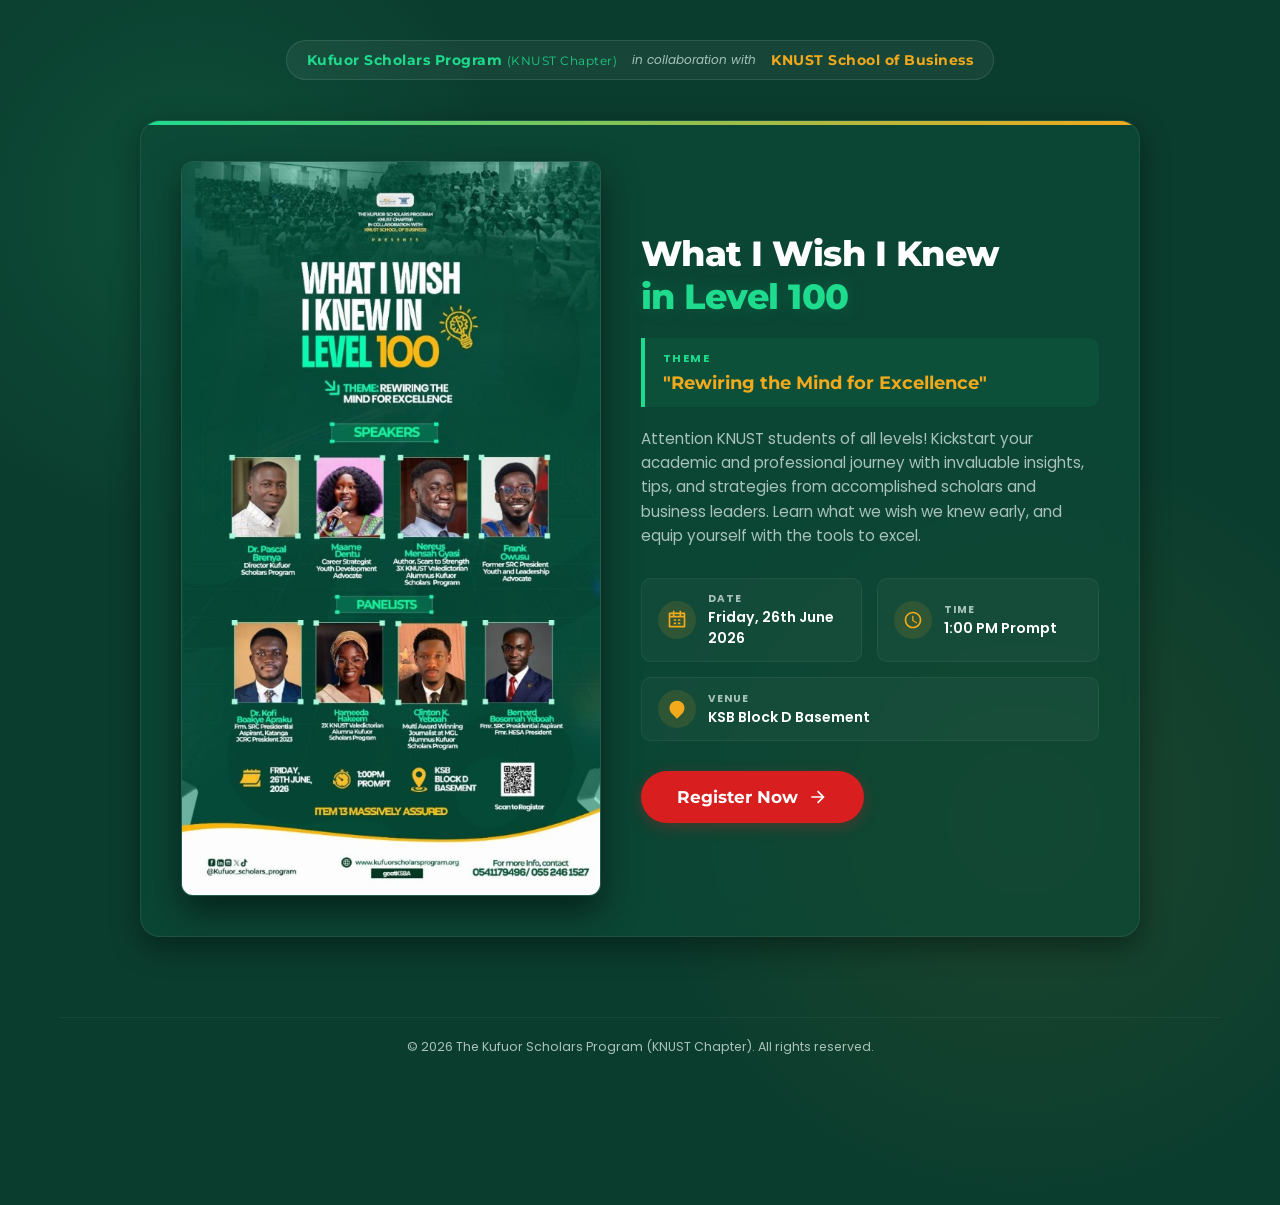
<file: index.html>
<!DOCTYPE html>
<html lang="en">
<head>
  <meta charset="UTF-8">
  <meta name="viewport" content="width=device-width, initial-scale=1.0">
  <title>What I Wish I Knew in Level 100 | Registration</title>
  
  <!-- Google Fonts -->
  <link rel="preconnect" href="https://fonts.googleapis.com">
  <link rel="preconnect" href="https://fonts.gstatic.com" crossorigin>
  <link href="https://fonts.googleapis.com/css2?family=Montserrat:ital,wght@0,100..900;1,100..900&family=Poppins:ital,wght@0,100..900;1,100..900&display=swap" rel="stylesheet">
  
  <!-- CSS Stylesheet -->
  <link rel="stylesheet" href="style.css">
</head>
<body>

  <!-- Decorative background elements for premium feel -->
  <div class="bg-glow-1"></div>
  <div class="bg-glow-2"></div>

  <div class="app-container">
    
    <!-- Header with Collaboration Branding -->
    <header class="main-header animate-fade-in">
      <div class="organizers">
        <span class="organizer-badge KSP">Kufuor Scholars Program <span class="chapter">(KNUST Chapter)</span></span>
        <span class="collab-separator">in collaboration with</span>
        <span class="organizer-badge KSB">KNUST School of Business</span>
      </div>
    </header>

    <main class="content-wrapper">
      
      <!-- ================= PAGE 1: WELCOME VIEW ================= -->
      <section id="welcome-view" class="view-card animate-slide-up">
        <div class="welcome-layout">
          <!-- Flyer Section -->
          <div class="flyer-container">
            <img src="assets/event-flyer.jpg" alt="Event Flyer - What I Wish I Knew in Level 100" class="event-flyer" id="flyer-img">
          </div>
          
          <!-- Event Intro Section -->
          <div class="welcome-details">
            <h1 class="event-title">What I Wish I Knew <br><span class="highlight-emerald">in Level 100</span></h1>
            
            <div class="theme-tag">
              <span class="tag-label">THEME</span>
              <p class="theme-text">"Rewiring the Mind for Excellence"</p>
            </div>

            <p class="event-description">
              Attention KNUST students of all levels! Kickstart your academic and professional journey with invaluable insights, tips, and strategies from accomplished scholars and business leaders. Learn what we wish we knew early, and equip yourself with the tools to excel.
            </p>

            <!-- Event Metadata (Date, Time, Venue) -->
            <div class="metadata-grid">
              <div class="meta-item">
                <div class="meta-icon icon-gold">
                  <!-- Calendar Icon -->
                  <svg xmlns="http://www.w3.org/2000/svg" viewBox="0 0 24 24" fill="currentColor" width="20" height="20">
                    <path d="M17 3H21C21.5523 3 22 3.44772 22 4V20C22 20.5523 21.5523 21 21 21H3C2.44772 21 2 20.5523 2 20V4C2 3.44772 2.44772 3 3 3H7V1H9V3H15V1H17V3ZM20 9H4V19H20V9ZM7 5H4V7H20V5H17V7H15V5H9V7H7V5ZM16 11V13H13V11H16ZM11 11V13H8V11H11ZM16 15V17H13V15H16ZM11 15V17H8V15H11Z"></path>
                  </svg>
                </div>
                <div class="meta-content">
                  <span class="meta-label">DATE</span>
                  <span class="meta-value">Friday, 26th June 2026</span>
                </div>
              </div>

              <div class="meta-item">
                <div class="meta-icon icon-gold">
                  <!-- Clock Icon -->
                  <svg xmlns="http://www.w3.org/2000/svg" viewBox="0 0 24 24" fill="currentColor" width="20" height="20">
                    <path d="M12 22C6.47715 22 2 17.5228 2 12C2 6.47715 6.47715 2 12 2C17.5228 2 22 6.47715 22 12C22 17.5228 17.5228 22 12 22ZM12 20C16.4183 20 20 16.4183 20 12C20 7.58172 16.4183 4 12 4C7.58172 4 4 7.58172 4 12C4 16.4183 7.58172 20 12 20ZM12.5 7V12.25L17 14.92L16.25 16.15L11 13V7H12.5Z"></path>
                  </svg>
                </div>
                <div class="meta-content">
                  <span class="meta-label">TIME</span>
                  <span class="meta-value">1:00 PM Prompt</span>
                </div>
              </div>

              <div class="meta-item full-width">
                <div class="meta-icon icon-gold">
                  <!-- Map Pin Icon -->
                  <svg xmlns="http://www.w3.org/2000/svg" viewBox="0 0 24 24" fill="currentColor" width="20" height="20">
                    <path d="M12 23.7279L5.63604 17.364C2.12132 13.8492 2.12132 8.15076 5.63604 4.63604C9.15076 1.12132 14.8492 1.12132 18.364 4.63604C21.8787 8.15076 21.8787 13.8492 18.364 17.364L12 23.7279ZM16.9497 15.9497L12 20.8995L7.05025 15.9497C4.31658 13.2161 4.31658 8.78392 7.05025 6.05025C9.78392 3.31658 14.2161 3.31658 16.9497 6.05025C19.6834 8.78392 19.6834 13.2161 16.9497 15.9497ZM12 13C10.8954 13 10 12.1046 10 11C10 9.89543 10.8954 9 12 9C13.1046 9 14 9.89543 14 11C14 12.1046 13.1046 13 12 13Z"></path>
                  </svg>
                </div>
                <div class="meta-content">
                  <span class="meta-label">VENUE</span>
                  <span class="meta-value">KSB Block D Basement</span>
                </div>
              </div>
            </div>

            <!-- Call to Action -->
            <div class="cta-container">
              <button id="btn-go-to-register" class="btn btn-primary btn-red btn-large">
                <span>Register Now</span>
                <svg xmlns="http://www.w3.org/2000/svg" viewBox="0 0 24 24" fill="currentColor" width="20" height="20">
                  <path d="M16.1716 11L10.8076 5.63604L12.2218 4.22183L20 12L12.2218 19.7782L10.8076 18.364L16.1716 13H4V11H16.1716Z"></path>
                </svg>
              </button>
            </div>
          </div>
        </div>
      </section>

      <!-- ================= PAGE 2: REGISTRATION FORM ================= -->
      <section id="form-view" class="view-card hidden animate-slide-up">
        
        <!-- Back Button -->
        <button id="btn-back-to-welcome" class="btn-back">
          <svg xmlns="http://www.w3.org/2000/svg" viewBox="0 0 24 24" fill="currentColor" width="18" height="18">
            <path d="M7.82843 11H20V13H7.82843L13.1924 18.364L11.7782 19.7782L4 12L11.7782 4.22183L13.1924 5.63604L7.82843 11Z"></path>
          </svg>
          <span>Back to Event Details</span>
        </button>

        <h2 class="form-title">Secure Your Seat</h2>
        <p class="form-subtitle">Fill out the form below to register. All fields are required.</p>

        <!-- The Registration Form -->
        <form id="registration-form" novalidate>
          
          <!-- Full Name -->
          <div class="form-group">
            <label for="input-fullname" class="form-label">Full Name</label>
            <div class="input-wrapper">
              <input type="text" id="input-fullname" name="fullname" class="form-input" placeholder="e.g. John Doe" required autocomplete="name">
              <span class="focus-border"></span>
            </div>
            <span class="error-message" id="error-fullname">Please enter your full name.</span>
          </div>

          <!-- Email Address -->
          <div class="form-group">
            <label for="input-email" class="form-label">Email Address</label>
            <div class="input-wrapper">
              <input type="email" id="input-email" name="email" class="form-input" placeholder="e.g. student@st.knust.edu.gh" required autocomplete="email">
              <span class="focus-border"></span>
            </div>
            <span class="error-message" id="error-email">Please enter a valid email address (e.g., name@domain.com).</span>
          </div>

          <!-- Contact Number -->
          <div class="form-group">
            <label for="input-phone" class="form-label">Contact Number</label>
            <div class="input-wrapper">
              <input type="tel" id="input-phone" name="phone" class="form-input" placeholder="e.g. 0241234567" required autocomplete="tel">
              <span class="focus-border"></span>
            </div>
            <span class="error-message" id="error-phone">Invalid format. Please enter 10 digits (e.g., 0241234567) or with country code (e.g., +233241234567).</span>
          </div>

          <!-- College Dropdown -->
          <div class="form-group">
            <label for="select-college" class="form-label">KNUST College</label>
            <div class="select-wrapper">
              <select id="select-college" name="college" class="form-input form-select" required>
                <option value="" disabled selected hidden>Select your college...</option>
                <option value="College of Engineering">College of Engineering (CoE)</option>
                <option value="College of Science">College of Science (CoS)</option>
                <option value="College of Art and Built Environment">College of Art and Built Environment (CABE)</option>
                <option value="College of Agriculture and Natural Resources">College of Agriculture and Natural Resources (CANR)</option>
                <option value="College of Health Sciences">College of Health Sciences (CHS)</option>
                <option value="College of Humanities and Social Sciences">College of Humanities and Social Sciences (CoHSS)</option>
              </select>
              <span class="select-arrow">
                <svg xmlns="http://www.w3.org/2000/svg" viewBox="0 0 24 24" fill="currentColor" width="20" height="20">
                  <path d="M12 16L6 10H18L12 16Z"></path>
                </svg>
              </span>
            </div>
            <span class="error-message" id="error-college">Please select your college.</span>
          </div>

          <!-- General Form Error Banner -->
          <div id="form-error-banner" class="alert-banner alert-error hidden">
            <svg xmlns="http://www.w3.org/2000/svg" viewBox="0 0 24 24" fill="currentColor" width="20" height="20">
              <path d="M12 22C6.47715 22 2 17.5228 2 12C2 6.47715 6.47715 2 12 2C17.5228 2 22 6.47715 22 12C22 17.5228 17.5228 22 12 22ZM12 20C16.4183 20 20 16.4183 20 12C20 7.58172 16.4183 4 12 4C7.58172 4 4 7.58172 4 12C4 16.4183 7.58172 20 12 20ZM11 15H13V17H11V15ZM11 7H13V13H11V7Z"></path>
            </svg>
            <span id="form-error-text">Submission failed. Please check your network and try again.</span>
          </div>

          <!-- Submit Button Container -->
          <div class="submit-container">
            <button type="submit" id="btn-submit" class="btn btn-primary btn-red btn-full">
              <span id="btn-submit-text">Submit Registration</span>
              <span id="btn-submit-spinner" class="spinner hidden"></span>
            </button>
          </div>

        </form>
      </section>

      <!-- ================= SUCCESS VIEW ================= -->
      <section id="success-view" class="view-card hidden animate-scale-up text-center">
        <div class="success-illustration">
          <div class="success-icon-bg">
            <svg xmlns="http://www.w3.org/2000/svg" viewBox="0 0 24 24" fill="none" stroke="currentColor" stroke-width="2.5" stroke-linecap="round" stroke-linejoin="round" class="success-check">
              <polyline points="20 6 9 17 4 12"></polyline>
            </svg>
          </div>
        </div>
        
        <h2 class="success-title">Thank you, you're registered!</h2>
        <p class="success-message">
          Your seat has been reserved for <strong>"What I Wish I Knew in Level 100"</strong>.
        </p>

        <div class="success-details-card">
          <div class="detail-row">
            <span class="detail-label">Date:</span>
            <span class="detail-val">Friday, 26th June 2026</span>
          </div>
          <div class="detail-row">
            <span class="detail-label">Time:</span>
            <span class="detail-val">1:00 PM prompt</span>
          </div>
          <div class="detail-row">
            <span class="detail-label">Venue:</span>
            <span class="detail-val">KSB Block D Basement</span>
          </div>
        </div>

        <p class="success-note">
          We look forward to seeing you at the event!
        </p>

        <button id="btn-register-another" class="btn btn-secondary btn-outline">
          Register Another Person
        </button>
      </section>

    </main>

    <!-- Footer -->
    <footer class="main-footer">
      <p>&copy; 2026 The Kufuor Scholars Program (KNUST Chapter). All rights reserved.</p>
    </footer>
  </div>

  <!-- Scripts -->
  <script src="app.js"></script>
</body>
</html>
</file>
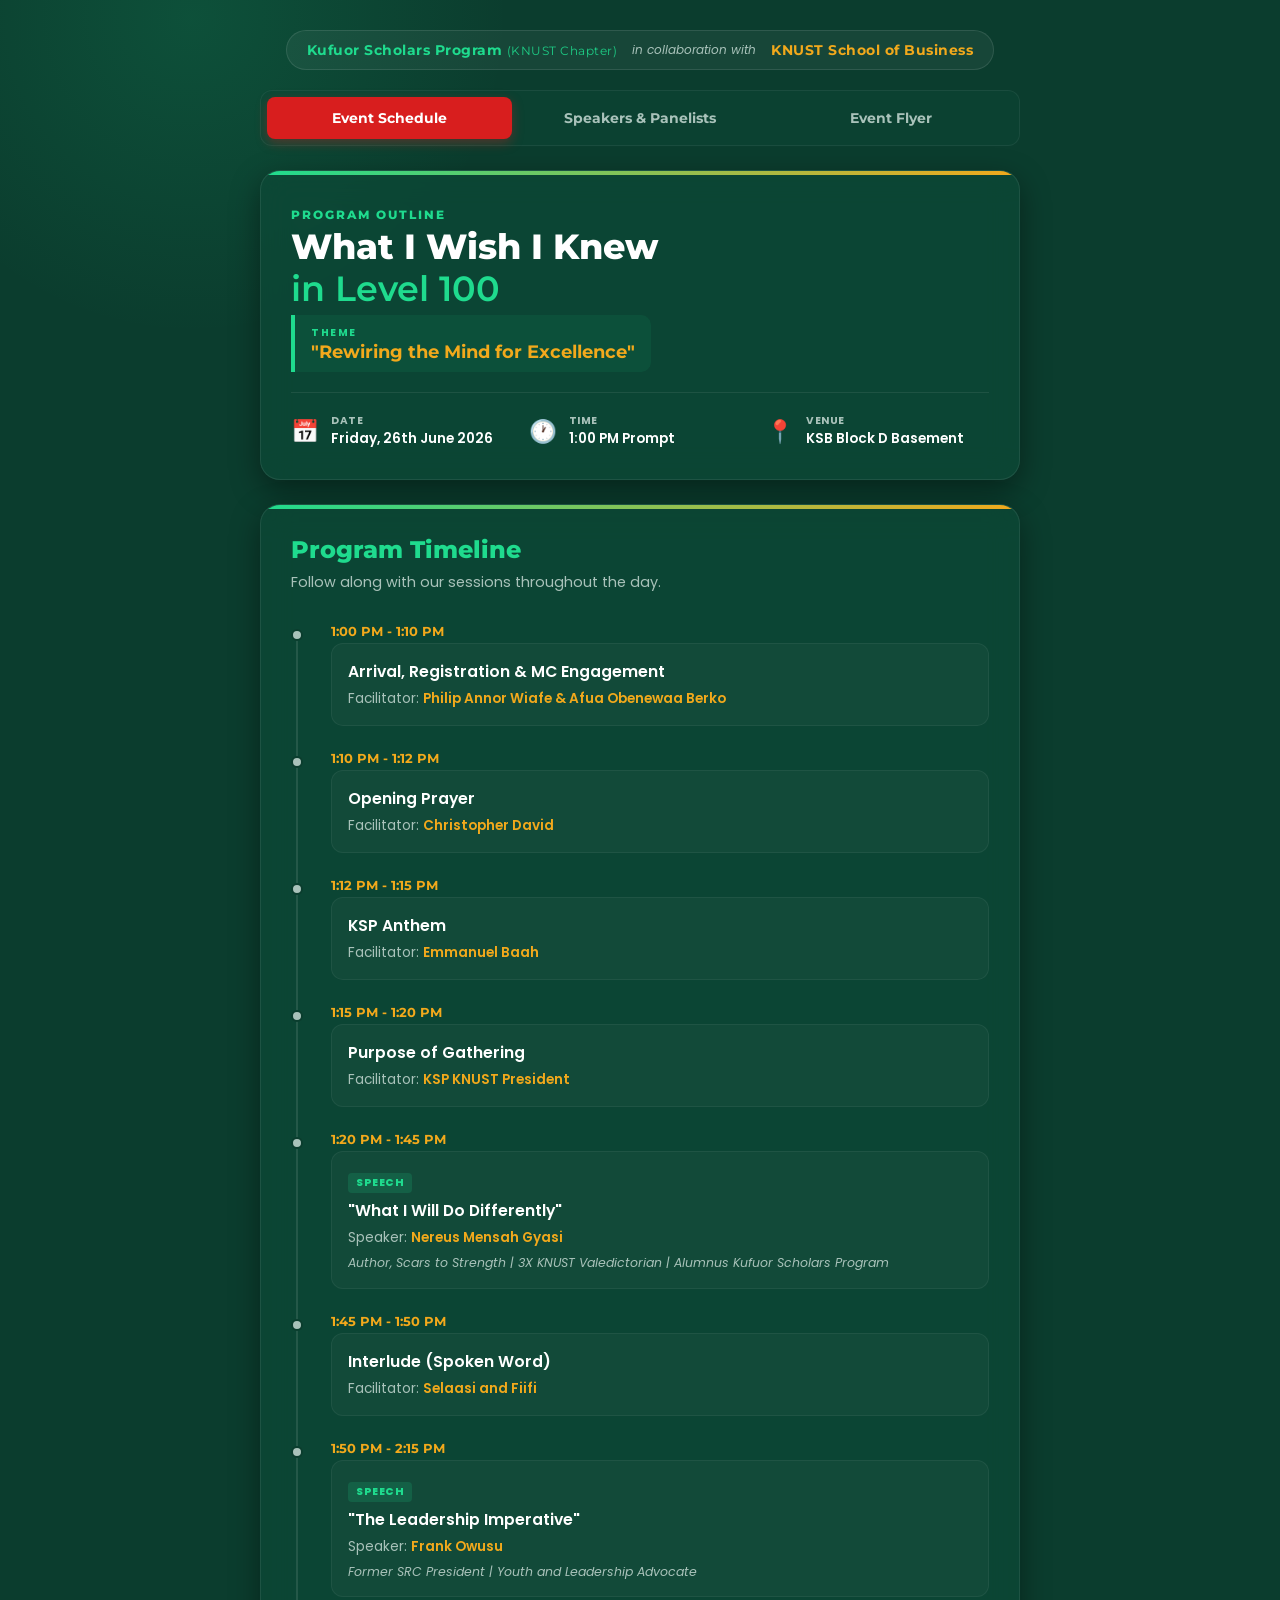
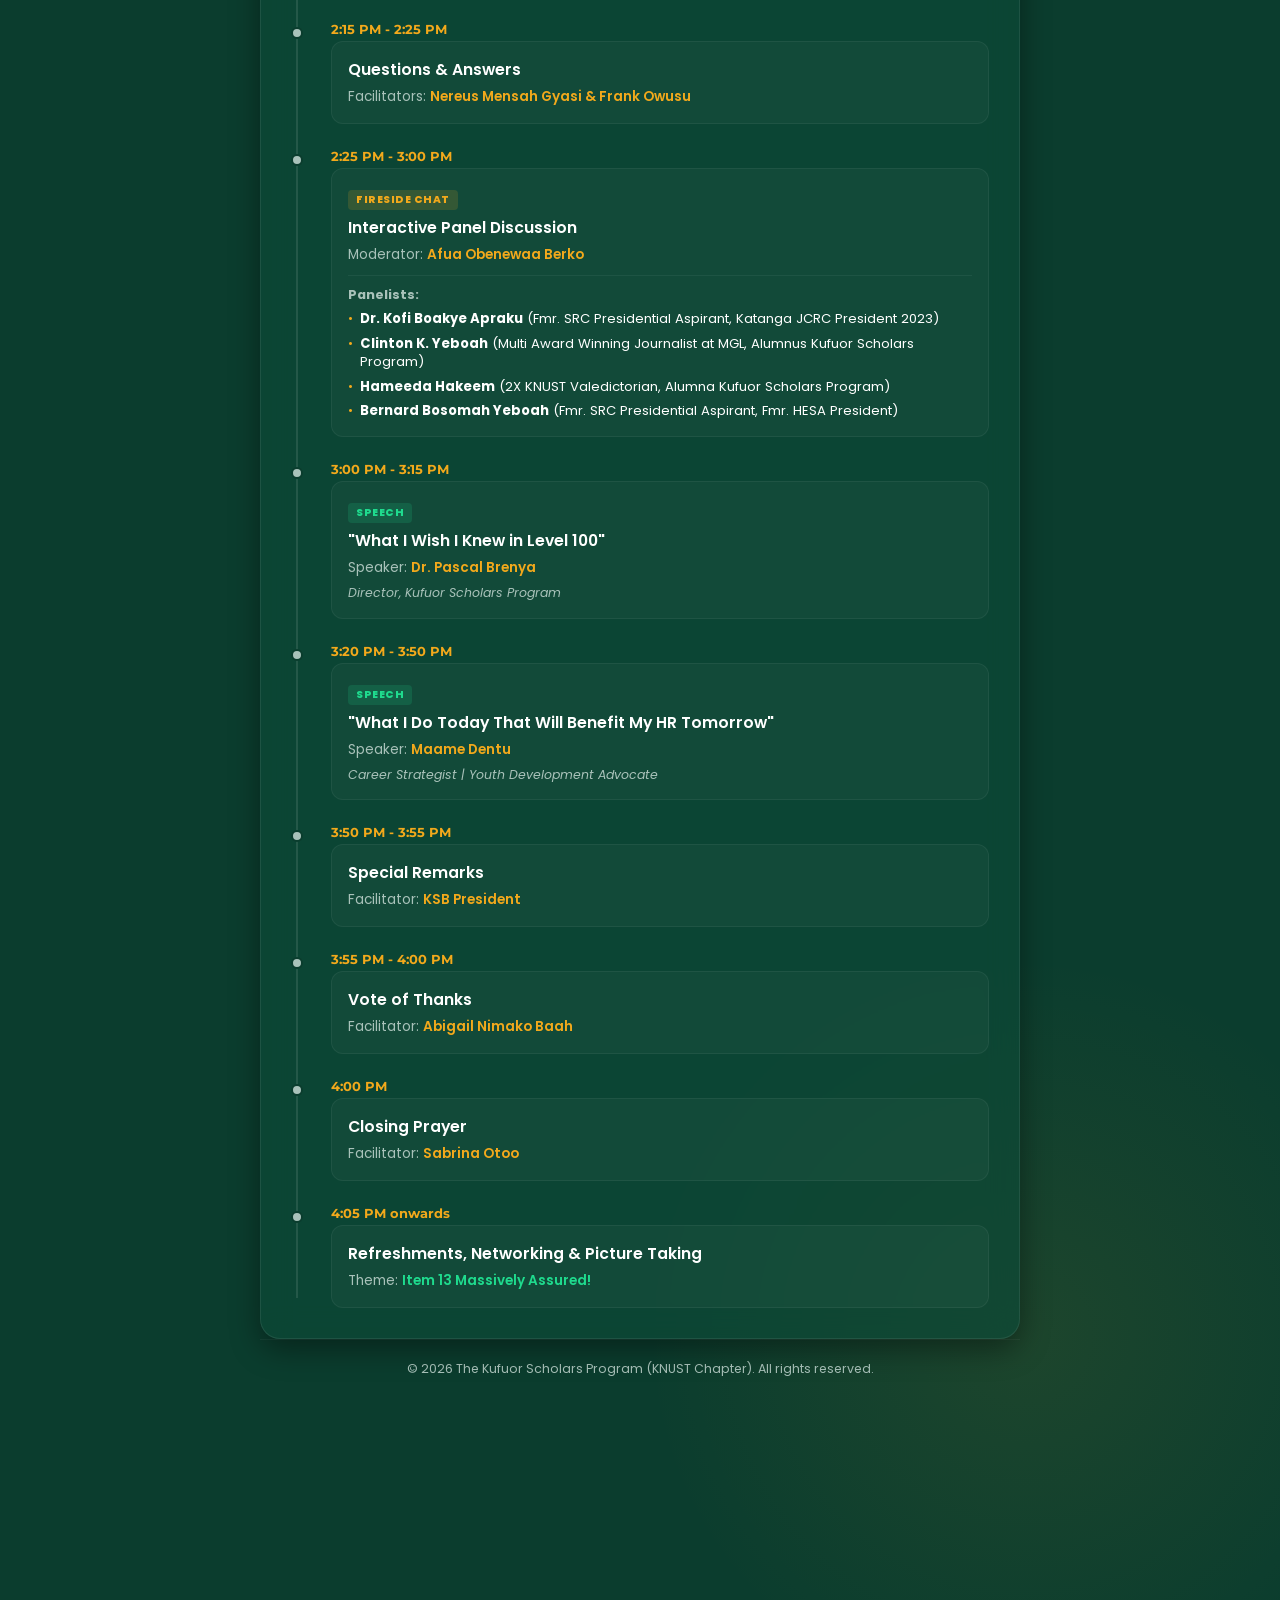
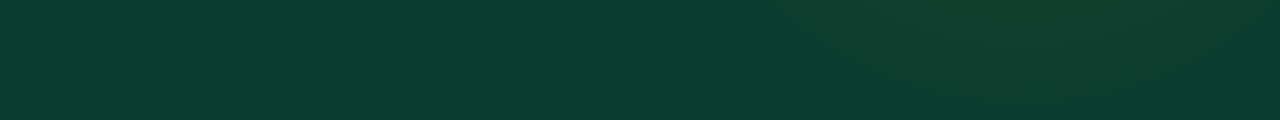
<file: program-outline/index.html>
<!DOCTYPE html>
<html lang="en">
<head>
  <meta charset="UTF-8">
  <meta name="viewport" content="width=device-width, initial-scale=1.0">
  <title>Program Outline | What I Wish I Knew in Level 100</title>
  
  <!-- Google Fonts -->
  <link rel="preconnect" href="https://fonts.googleapis.com">
  <link rel="preconnect" href="https://fonts.gstatic.com" crossorigin>
  <link href="https://fonts.googleapis.com/css2?family=Montserrat:ital,wght@0,100..900;1,100..900&family=Poppins:ital,wght@0,100..900;1,100..900&display=swap" rel="stylesheet">
  
  <!-- CSS Stylesheet -->
  <link rel="stylesheet" href="style.css">
</head>
<body>

  <!-- Decorative background elements -->
  <div class="bg-glow-1"></div>
  <div class="bg-glow-2"></div>

  <div class="app-container">
    
    <!-- Header Branding -->
    <header class="main-header animate-fade-in">
      <div class="organizers">
        <span class="organizer-badge KSP">Kufuor Scholars Program <span class="chapter">(KNUST Chapter)</span></span>
        <span class="collab-separator">in collaboration with</span>
        <span class="organizer-badge KSB">KNUST School of Business</span>
      </div>
    </header>

    <!-- Main Navigation Tabs -->
    <nav class="program-nav animate-fade-in">
      <a href="#schedule" class="nav-tab active" id="tab-schedule">Event Schedule</a>
      <a href="#speakers" class="nav-tab" id="tab-speakers">Speakers &amp; Panelists</a>
      <a href="#flyer" class="nav-tab" id="tab-flyer">Event Flyer</a>
    </nav>

    <main class="content-wrapper">
      
      <!-- ================= SECTION 1: HERO & DETAILS ================= -->
      <section class="hero-card animate-slide-up">
        <div class="hero-content">
          <span class="theme-label">PROGRAM OUTLINE</span>
          <h1 class="event-title">What I Wish I Knew <br><span class="highlight-emerald">in Level 100</span></h1>
          <div class="theme-tag">
            <span class="tag-label">THEME</span>
            <p class="theme-text">"Rewiring the Mind for Excellence"</p>
          </div>
        </div>

        <div class="metadata-bar">
          <div class="meta-item">
            <div class="meta-icon">📅</div>
            <div class="meta-text">
              <span class="meta-label">DATE</span>
              <span class="meta-value">Friday, 26th June 2026</span>
            </div>
          </div>
          <div class="meta-item">
            <div class="meta-icon">🕐</div>
            <div class="meta-text">
              <span class="meta-label">TIME</span>
              <span class="meta-value">1:00 PM Prompt</span>
            </div>
          </div>
          <div class="meta-item">
            <div class="meta-icon">📍</div>
            <div class="meta-text">
              <span class="meta-label">VENUE</span>
              <span class="meta-value">KSB Block D Basement</span>
            </div>
          </div>
        </div>
      </section>

      <!-- ================= SECTION 2: SCHEDULE TIMELINE ================= -->
      <section id="schedule" class="section-card animate-slide-up">
        <h2 class="section-heading">Program Timeline</h2>
        <p class="section-subheading">Follow along with our sessions throughout the day.</p>
        
        <div class="timeline">
          <!-- Session 1 -->
          <div class="timeline-item" data-start="13:00" data-end="13:10">
            <div class="timeline-time">1:00 PM - 1:10 PM</div>
            <div class="timeline-badge"></div>
            <div class="timeline-content">
              <h3 class="activity-title">Arrival, Registration &amp; MC Engagement</h3>
              <p class="facilitator">Facilitator: <span class="highlight-gold">Philip Annor Wiafe &amp; Afua Obenewaa Berko</span></p>
            </div>
          </div>

          <!-- Session 2 -->
          <div class="timeline-item" data-start="13:10" data-end="13:12">
            <div class="timeline-time">1:10 PM - 1:12 PM</div>
            <div class="timeline-badge"></div>
            <div class="timeline-content">
              <h3 class="activity-title">Opening Prayer</h3>
              <p class="facilitator">Facilitator: <span class="highlight-gold">Christopher David</span></p>
            </div>
          </div>

          <!-- Session 3 -->
          <div class="timeline-item" data-start="13:12" data-end="13:15">
            <div class="timeline-time">1:12 PM - 1:15 PM</div>
            <div class="timeline-badge"></div>
            <div class="timeline-content">
              <h3 class="activity-title">KSP Anthem</h3>
              <p class="facilitator">Facilitator: <span class="highlight-gold">Emmanuel Baah</span></p>
            </div>
          </div>

          <!-- Session 4 -->
          <div class="timeline-item" data-start="13:15" data-end="13:20">
            <div class="timeline-time">1:15 PM - 1:20 PM</div>
            <div class="timeline-badge"></div>
            <div class="timeline-content">
              <h3 class="activity-title">Purpose of Gathering</h3>
              <p class="facilitator">Facilitator: <span class="highlight-gold">KSP KNUST President</span></p>
            </div>
          </div>

          <!-- Session 5 -->
          <div class="timeline-item speech-session" data-start="13:20" data-end="13:45">
            <div class="timeline-time">1:20 PM - 1:45 PM</div>
            <div class="timeline-badge badge-speech"></div>
            <div class="timeline-content">
              <span class="session-category">SPEECH</span>
              <h3 class="activity-title">"What I Will Do Differently"</h3>
              <p class="facilitator">Speaker: <span class="highlight-gold">Nereus Mensah Gyasi</span></p>
              <p class="bio-tag">Author, Scars to Strength | 3X KNUST Valedictorian | Alumnus Kufuor Scholars Program</p>
            </div>
          </div>

          <!-- Session 6 -->
          <div class="timeline-item" data-start="13:45" data-end="13:50">
            <div class="timeline-time">1:45 PM - 1:50 PM</div>
            <div class="timeline-badge"></div>
            <div class="timeline-content">
              <h3 class="activity-title">Interlude (Spoken Word)</h3>
              <p class="facilitator">Facilitator: <span class="highlight-gold">Selaasi and Fiifi</span></p>
            </div>
          </div>

          <!-- Session 7 -->
          <div class="timeline-item speech-session" data-start="13:50" data-end="14:15">
            <div class="timeline-time">1:50 PM - 2:15 PM</div>
            <div class="timeline-badge badge-speech"></div>
            <div class="timeline-content">
              <span class="session-category">SPEECH</span>
              <h3 class="activity-title">"The Leadership Imperative"</h3>
              <p class="facilitator">Speaker: <span class="highlight-gold">Frank Owusu</span></p>
              <p class="bio-tag">Former SRC President | Youth and Leadership Advocate</p>
            </div>
          </div>

          <!-- Session 8 -->
          <div class="timeline-item" data-start="14:15" data-end="14:25">
            <div class="timeline-time">2:15 PM - 2:25 PM</div>
            <div class="timeline-badge"></div>
            <div class="timeline-content">
              <h3 class="activity-title">Questions &amp; Answers</h3>
              <p class="facilitator">Facilitators: <span class="highlight-gold">Nereus Mensah Gyasi &amp; Frank Owusu</span></p>
            </div>
          </div>

          <!-- Session 9 -->
          <div class="timeline-item panel-session" data-start="14:25" data-end="15:00">
            <div class="timeline-time">2:25 PM - 3:00 PM</div>
            <div class="timeline-badge badge-panel"></div>
            <div class="timeline-content">
              <span class="session-category">FIRESIDE CHAT</span>
              <h3 class="activity-title">Interactive Panel Discussion</h3>
              <p class="facilitator">Moderator: <span class="highlight-gold">Afua Obenewaa Berko</span></p>
              
              <div class="panelists-list">
                <span class="panel-header">Panelists:</span>
                <ul>
                  <li><strong>Dr. Kofi Boakye Apraku</strong> (Fmr. SRC Presidential Aspirant, Katanga JCRC President 2023)</li>
                  <li><strong>Clinton K. Yeboah</strong> (Multi Award Winning Journalist at MGL, Alumnus Kufuor Scholars Program)</li>
                  <li><strong>Hameeda Hakeem</strong> (2X KNUST Valedictorian, Alumna Kufuor Scholars Program)</li>
                  <li><strong>Bernard Bosomah Yeboah</strong> (Fmr. SRC Presidential Aspirant, Fmr. HESA President)</li>
                </ul>
              </div>
            </div>
          </div>

          <!-- Session 10 -->
          <div class="timeline-item speech-session" data-start="15:00" data-end="15:15">
            <div class="timeline-time">3:00 PM - 3:15 PM</div>
            <div class="timeline-badge badge-speech"></div>
            <div class="timeline-content">
              <span class="session-category">SPEECH</span>
              <h3 class="activity-title">"What I Wish I Knew in Level 100"</h3>
              <p class="facilitator">Speaker: <span class="highlight-gold">Dr. Pascal Brenya</span></p>
              <p class="bio-tag">Director, Kufuor Scholars Program</p>
            </div>
          </div>

          <!-- Session 11 -->
          <div class="timeline-item speech-session" data-start="15:20" data-end="15:50">
            <div class="timeline-time">3:20 PM - 3:50 PM</div>
            <div class="timeline-badge badge-speech"></div>
            <div class="timeline-content">
              <span class="session-category">SPEECH</span>
              <h3 class="activity-title">"What I Do Today That Will Benefit My HR Tomorrow"</h3>
              <p class="facilitator">Speaker: <span class="highlight-gold">Maame Dentu</span></p>
              <p class="bio-tag">Career Strategist | Youth Development Advocate</p>
            </div>
          </div>

          <!-- Session 12 -->
          <div class="timeline-item" data-start="15:50" data-end="15:55">
            <div class="timeline-time">3:50 PM - 3:55 PM</div>
            <div class="timeline-badge"></div>
            <div class="timeline-content">
              <h3 class="activity-title">Special Remarks</h3>
              <p class="facilitator">Facilitator: <span class="highlight-gold">KSB President</span></p>
            </div>
          </div>

          <!-- Session 13 -->
          <div class="timeline-item" data-start="15:55" data-end="16:00">
            <div class="timeline-time">3:55 PM - 4:00 PM</div>
            <div class="timeline-badge"></div>
            <div class="timeline-content">
              <h3 class="activity-title">Vote of Thanks</h3>
              <p class="facilitator">Facilitator: <span class="highlight-gold">Abigail Nimako Baah</span></p>
            </div>
          </div>

          <!-- Session 14 -->
          <div class="timeline-item" data-start="16:00" data-end="16:05">
            <div class="timeline-time">4:00 PM</div>
            <div class="timeline-badge"></div>
            <div class="timeline-content">
              <h3 class="activity-title">Closing Prayer</h3>
              <p class="facilitator">Facilitator: <span class="highlight-gold">Sabrina Otoo</span></p>
            </div>
          </div>

          <!-- Session 15 -->
          <div class="timeline-item" data-start="16:05" data-end="17:30">
            <div class="timeline-time">4:05 PM onwards</div>
            <div class="timeline-badge badge-social"></div>
            <div class="timeline-content">
              <h3 class="activity-title">Refreshments, Networking &amp; Picture Taking</h3>
              <p class="facilitator">Theme: <span class="highlight-emerald">Item 13 Massively Assured!</span></p>
            </div>
          </div>
        </div>
      </section>

      <!-- ================= SECTION 3: SPEAKERS & PANELISTS ================= -->
      <section id="speakers" class="section-card hidden animate-slide-up">
        <h2 class="section-heading">Featured Speakers</h2>
        <div class="speakers-grid">
          <!-- Speaker 1 -->
          <div class="speaker-card">
            <div class="avatar-placeholder">DP</div>
            <div class="speaker-info">
              <h3>Dr. Pascal Brenya</h3>
              <p class="speaker-title">Director, Kufuor Scholars Program</p>
            </div>
          </div>

          <!-- Speaker 2 -->
          <div class="speaker-card">
            <div class="avatar-placeholder">MD</div>
            <div class="speaker-info">
              <h3>Maame Dentu</h3>
              <p class="speaker-title">Career Strategist &amp; Youth Development Advocate</p>
            </div>
          </div>

          <!-- Speaker 3 -->
          <div class="speaker-card">
            <div class="avatar-placeholder">NG</div>
            <div class="speaker-info">
              <h3>Nereus Mensah Gyasi</h3>
              <p class="speaker-title">Author, Valedictorian &amp; KSP Alumnus</p>
            </div>
          </div>

          <!-- Speaker 4 -->
          <div class="speaker-card">
            <div class="avatar-placeholder">FO</div>
            <div class="speaker-info">
              <h3>Frank Owusu</h3>
              <p class="speaker-title">Former SRC President &amp; Leadership Advocate</p>
            </div>
          </div>
        </div>

        <h2 class="section-heading" style="margin-top: 40px;">Panelists &amp; Moderator</h2>
        <div class="speakers-grid">
          <!-- Panelist 1 -->
          <div class="speaker-card panelist-card">
            <div class="avatar-placeholder placeholder-gold">AB</div>
            <div class="speaker-info">
              <h3>Afua Obenewaa Berko</h3>
              <p class="speaker-title">Moderator | Fireside Chat</p>
            </div>
          </div>

          <!-- Panelist 2 -->
          <div class="speaker-card panelist-card">
            <div class="avatar-placeholder placeholder-gold">KA</div>
            <div class="speaker-info">
              <h3>Dr. Kofi Boakye Apraku</h3>
              <p class="speaker-title">Panelist | Fmr. SRC Presidential Aspirant</p>
            </div>
          </div>

          <!-- Panelist 3 -->
          <div class="speaker-card panelist-card">
            <div class="avatar-placeholder placeholder-gold">CY</div>
            <div class="speaker-info">
              <h3>Clinton K. Yeboah</h3>
              <p class="speaker-title">Panelist | Journalist &amp; KSP Alumnus</p>
            </div>
          </div>

          <!-- Panelist 4 -->
          <div class="speaker-card panelist-card">
            <div class="avatar-placeholder placeholder-gold">HH</div>
            <div class="speaker-info">
              <h3>Hameeda Hakeem</h3>
              <p class="speaker-title">Panelist | Valedictorian &amp; KSP Alumna</p>
            </div>
          </div>

          <!-- Panelist 5 -->
          <div class="speaker-card panelist-card">
            <div class="avatar-placeholder placeholder-gold">BY</div>
            <div class="speaker-info">
              <h3>Bernard Bosomah Yeboah</h3>
              <p class="speaker-title">Panelist | Fmr. SRC Presidential Aspirant</p>
            </div>
          </div>
        </div>
      </section>

      <!-- ================= SECTION 4: FLYER ================= -->
      <section id="flyer" class="section-card hidden animate-slide-up">
        <h2 class="section-heading">Event Flyer</h2>
        <div class="flyer-display">
          <img src="assets/event-flyer.jpg" alt="Event Flyer - What I Wish I Knew in Level 100" class="flyer-img">
        </div>
      </section>

    </main>

    <!-- Footer -->
    <footer class="main-footer">
      <p>&copy; 2026 The Kufuor Scholars Program (KNUST Chapter). All rights reserved.</p>
    </footer>
  </div>

  <!-- Scripts -->
  <script src="app.js"></script>
</body>
</html>
</file>
<file: style.css>
/* Custom CSS Design for KSP & KSB Event Registration */

/* CSS Variables for Premium Design System */
:root {
  --primary-bg: #0B3D2E; /* Deep forest green */
  --primary-bg-light: #0d4a38;
  --accent-emerald: #1FDB8E; /* Emerald / Mint green */
  --accent-gold: #F2A91C; /* Golden yellow / Amber */
  --accent-red: #D81E1E; /* Red (used sparingly for CTA/Submit) */
  --accent-red-hover: #b81616;
  --text-white: #FFFFFF;
  --text-gray: #A9C2BA;
  --text-dark: #112D24;
  --shadow-premium: 0 10px 30px rgba(0, 0, 0, 0.4);
  --shadow-glow: 0 0 20px rgba(31, 219, 142, 0.2);
  --border-radius-pill: 50px;
  --border-radius-card: 20px;
  --font-title: 'Montserrat', sans-serif;
  --font-body: 'Poppins', sans-serif;
}

/* Base Reset & Styling */
* {
  margin: 0;
  padding: 0;
  box-sizing: border-box;
}

body {
  font-family: var(--font-body);
  background-color: var(--primary-bg);
  color: var(--text-white);
  min-height: 100vh;
  position: relative;
  overflow-x: hidden;
  display: flex;
  flex-direction: column;
  justify-content: space-between;
}

/* Background Glow Effects */
.bg-glow-1 {
  position: absolute;
  top: -10%;
  left: -10%;
  width: 50vw;
  height: 50vw;
  background: radial-gradient(circle, rgba(31, 219, 142, 0.12) 0%, rgba(11, 61, 46, 0) 70%);
  pointer-events: none;
  z-index: 0;
}

.bg-glow-2 {
  position: absolute;
  bottom: -10%;
  right: -10%;
  width: 60vw;
  height: 60vw;
  background: radial-gradient(circle, rgba(242, 169, 28, 0.08) 0%, rgba(11, 61, 46, 0) 70%);
  pointer-events: none;
  z-index: 0;
}

/* App Container */
.app-container {
  width: 100%;
  max-width: 1200px;
  margin: 0 auto;
  padding: 20px;
  display: flex;
  flex-direction: column;
  min-height: 100vh;
  position: relative;
  z-index: 1;
}

/* Header Branding */
.main-header {
  padding: 20px 0 30px;
  text-align: center;
}

.organizers {
  display: inline-flex;
  align-items: center;
  justify-content: center;
  flex-wrap: wrap;
  gap: 10px;
  background: rgba(255, 255, 255, 0.05);
  border: 1px solid rgba(255, 255, 255, 0.1);
  padding: 10px 20px;
  border-radius: 50px;
  backdrop-filter: blur(10px);
}

.organizer-badge {
  font-family: var(--font-title);
  font-weight: 700;
  font-size: 0.85rem;
  letter-spacing: 0.5px;
}

.organizer-badge.KSP {
  color: var(--accent-emerald);
}

.organizer-badge .chapter {
  font-weight: 400;
  font-size: 0.75rem;
  opacity: 0.9;
}

.organizer-badge.KSB {
  color: var(--accent-gold);
}

.collab-separator {
  font-size: 0.75rem;
  color: var(--text-gray);
  font-style: italic;
  padding: 0 5px;
}

/* Main Content Wrapper */
.content-wrapper {
  flex-grow: 1;
  display: flex;
  align-items: center;
  justify-content: center;
  padding: 10px 0 40px;
}

/* Main Card Containers */
.view-card {
  background: rgba(13, 74, 56, 0.65);
  border: 1px solid rgba(255, 255, 255, 0.08);
  border-radius: var(--border-radius-card);
  padding: 40px;
  width: 100%;
  max-width: 1000px;
  box-shadow: var(--shadow-premium);
  backdrop-filter: blur(16px);
  position: relative;
  overflow: hidden;
}

.view-card::before {
  content: '';
  position: absolute;
  top: 0;
  left: 0;
  width: 100%;
  height: 4px;
  background: linear-gradient(90deg, var(--accent-emerald), var(--accent-gold));
}

#form-view.view-card {
  max-width: 600px;
}

#success-view.view-card {
  max-width: 550px;
  padding: 50px 40px;
}

/* Page 1: Welcome Layout */
.welcome-layout {
  display: grid;
  grid-template-columns: 1.1fr 1.2fr;
  gap: 40px;
  align-items: center;
}

.flyer-container {
  border-radius: 12px;
  overflow: hidden;
  box-shadow: 0 15px 35px rgba(0,0,0,0.5);
  border: 1px solid rgba(255, 255, 255, 0.1);
  display: block;
  background-color: var(--primary-bg-light);
}

.event-flyer {
  width: 100%;
  height: auto;
  display: block;
  transition: transform 0.5s ease;
}

.flyer-container:hover .event-flyer {
  transform: scale(1.03);
}

/* Welcome Details text formatting */
.welcome-details {
  display: flex;
  flex-direction: column;
  gap: 20px;
}

.event-title {
  font-family: var(--font-title);
  font-weight: 800;
  font-size: 2.2rem;
  line-height: 1.2;
  color: var(--text-white);
  letter-spacing: -0.5px;
}

.highlight-emerald {
  color: var(--accent-emerald);
  text-shadow: var(--shadow-glow);
}

.theme-tag {
  display: inline-flex;
  flex-direction: column;
  background: rgba(31, 219, 142, 0.08);
  border-left: 4px solid var(--accent-emerald);
  padding: 12px 18px;
  border-radius: 0 10px 10px 0;
}

.tag-label {
  font-size: 0.7rem;
  font-weight: 700;
  color: var(--accent-emerald);
  letter-spacing: 1.5px;
  margin-bottom: 4px;
}

.theme-text {
  font-family: var(--font-title);
  font-weight: 700;
  font-size: 1.15rem;
  color: var(--accent-gold);
  line-height: 1.3;
}

.event-description {
  color: var(--text-gray);
  font-size: 0.95rem;
  line-height: 1.6;
}

/* Metadata Grid */
.metadata-grid {
  display: grid;
  grid-template-columns: 1fr 1fr;
  gap: 15px;
  margin: 10px 0;
}

.meta-item {
  display: flex;
  align-items: center;
  gap: 12px;
  background: rgba(255, 255, 255, 0.03);
  border: 1px solid rgba(255, 255, 255, 0.05);
  padding: 12px 16px;
  border-radius: 10px;
}

.meta-item.full-width {
  grid-column: span 2;
}

.meta-icon {
  display: flex;
  align-items: center;
  justify-content: center;
  background: rgba(242, 169, 28, 0.12);
  color: var(--accent-gold);
  width: 38px;
  height: 38px;
  border-radius: 50%;
  flex-shrink: 0;
}

.meta-content {
  display: flex;
  flex-direction: column;
}

.meta-label {
  font-size: 0.65rem;
  font-weight: 700;
  color: var(--text-gray);
  letter-spacing: 1px;
}

.meta-value {
  font-size: 0.88rem;
  font-weight: 600;
  color: var(--text-white);
}

/* Buttons System */
.btn {
  display: inline-flex;
  align-items: center;
  justify-content: center;
  gap: 10px;
  font-family: var(--font-title);
  font-weight: 700;
  font-size: 1rem;
  padding: 14px 28px;
  border-radius: var(--border-radius-pill);
  cursor: pointer;
  transition: all 0.3s cubic-bezier(0.25, 0.8, 0.25, 1);
  border: none;
  text-decoration: none;
}

.btn-large {
  padding: 16px 36px;
  font-size: 1.05rem;
}

.btn-full {
  width: 100%;
}

.btn-red {
  background-color: var(--accent-red);
  color: var(--text-white);
  box-shadow: 0 4px 15px rgba(216, 30, 30, 0.3);
}

.btn-red:hover:not(:disabled) {
  background-color: var(--accent-red-hover);
  transform: translateY(-2px);
  box-shadow: 0 6px 20px rgba(216, 30, 30, 0.45);
}

.btn-red:active:not(:disabled) {
  transform: translateY(0);
}

.btn-red:disabled {
  background-color: #632222;
  color: #a87e7e;
  cursor: not-allowed;
  box-shadow: none;
}

.btn-secondary {
  background-color: transparent;
  color: var(--text-white);
}

.btn-outline {
  border: 2px solid var(--accent-emerald);
  color: var(--accent-emerald);
}

.btn-outline:hover {
  background-color: var(--accent-emerald);
  color: var(--text-dark);
  box-shadow: var(--shadow-glow);
}

/* Back Button styling */
.btn-back {
  background: transparent;
  border: none;
  color: var(--accent-emerald);
  display: inline-flex;
  align-items: center;
  gap: 8px;
  font-family: var(--font-title);
  font-weight: 600;
  font-size: 0.85rem;
  cursor: pointer;
  margin-bottom: 25px;
  padding: 5px 0;
  transition: color 0.2s ease;
}

.btn-back:hover {
  color: var(--accent-gold);
}

/* Page 2: Registration Form layout */
.form-title {
  font-family: var(--font-title);
  font-weight: 800;
  font-size: 1.8rem;
  color: var(--text-white);
  margin-bottom: 6px;
}

.form-subtitle {
  color: var(--text-gray);
  font-size: 0.9rem;
  margin-bottom: 30px;
}

/* Form Fields Styling */
.form-group {
  margin-bottom: 22px;
  display: flex;
  flex-direction: column;
}

.form-label {
  font-family: var(--font-title);
  font-weight: 600;
  font-size: 0.85rem;
  color: var(--accent-emerald);
  margin-bottom: 8px;
  letter-spacing: 0.5px;
}

.input-wrapper {
  position: relative;
  width: 100%;
}

.form-input {
  width: 100%;
  background-color: rgba(11, 61, 46, 0.5);
  border: 1.5px solid rgba(255, 255, 255, 0.12);
  border-radius: 10px;
  padding: 14px 16px;
  color: var(--text-white);
  font-family: var(--font-body);
  font-size: 0.95rem;
  outline: none;
  transition: all 0.3s ease;
}

.form-input:focus {
  border-color: var(--accent-emerald);
  background-color: rgba(11, 61, 46, 0.8);
  box-shadow: 0 0 10px rgba(31, 219, 142, 0.15);
}

/* Select wrapper and customization */
.select-wrapper {
  position: relative;
  width: 100%;
}

.form-select {
  appearance: none;
  -webkit-appearance: none;
  -moz-appearance: none;
  cursor: pointer;
  padding-right: 45px;
}

.form-select option {
  background-color: var(--primary-bg);
  color: var(--text-white);
}

.select-arrow {
  position: absolute;
  right: 16px;
  top: 50%;
  transform: translateY(-50%);
  color: var(--accent-emerald);
  pointer-events: none;
  transition: transform 0.2s ease;
}

.form-select:focus + .select-arrow {
  transform: translateY(-50%) rotate(180deg);
}

/* Input validation styling */
.form-input.invalid {
  border-color: #ff4d4d !important;
  box-shadow: 0 0 10px rgba(255, 77, 77, 0.15) !important;
}

.error-message {
  font-size: 0.78rem;
  color: #ff4d4d;
  margin-top: 5px;
  display: none;
  font-weight: 500;
}

.form-group.has-error .error-message {
  display: block;
  animation: fadeIn 0.2s ease;
}

/* General alert banner styling */
.alert-banner {
  display: flex;
  align-items: center;
  gap: 12px;
  padding: 14px 18px;
  border-radius: 10px;
  margin-bottom: 20px;
  font-size: 0.88rem;
  font-weight: 500;
  line-height: 1.4;
}

.alert-error {
  background-color: rgba(216, 30, 30, 0.12);
  border: 1px solid rgba(216, 30, 30, 0.4);
  color: #ff8080;
}

/* Loading spinner */
.spinner {
  width: 20px;
  height: 20px;
  border: 2.5px solid rgba(255,255,255,0.3);
  border-radius: 50%;
  border-top-color: var(--text-white);
  animation: spin 0.8s linear infinite;
  display: inline-block;
}

@keyframes spin {
  to { transform: rotate(360deg); }
}

/* Success View Styling */
.success-illustration {
  margin-bottom: 25px;
  display: flex;
  justify-content: center;
}

.success-icon-bg {
  width: 72px;
  height: 72px;
  background-color: rgba(31, 219, 142, 0.12);
  border-radius: 50%;
  display: flex;
  align-items: center;
  justify-content: center;
  border: 2px solid var(--accent-emerald);
  box-shadow: var(--shadow-glow);
}

.success-check {
  width: 36px;
  height: 36px;
  color: var(--accent-emerald);
  stroke-dasharray: 100;
  stroke-dashoffset: 100;
  animation: checkDraw 0.6s cubic-bezier(0.65, 0, 0.45, 1) 0.2s forwards;
}

@keyframes checkDraw {
  to { stroke-dashoffset: 0; }
}

.success-title {
  font-family: var(--font-title);
  font-weight: 800;
  font-size: 1.85rem;
  color: var(--accent-emerald);
  margin-bottom: 12px;
}

.success-message {
  color: var(--text-white);
  font-size: 0.95rem;
  margin-bottom: 25px;
  line-height: 1.5;
}

.success-details-card {
  background: rgba(11, 61, 46, 0.4);
  border: 1.5px solid rgba(255, 255, 255, 0.08);
  border-radius: 12px;
  padding: 18px 22px;
  margin-bottom: 25px;
  text-align: left;
}

.detail-row {
  display: flex;
  justify-content: space-between;
  padding: 10px 0;
  border-bottom: 1px solid rgba(255, 255, 255, 0.06);
}

.detail-row:last-child {
  border-bottom: none;
  padding-bottom: 5px;
}

.detail-row:first-child {
  padding-top: 5px;
}

.detail-label {
  font-family: var(--font-title);
  font-weight: 600;
  font-size: 0.85rem;
  color: var(--accent-gold);
}

.detail-val {
  font-size: 0.88rem;
  font-weight: 500;
}

.success-note {
  font-size: 0.82rem;
  color: var(--text-gray);
  margin-bottom: 30px;
}

/* Helper Utilities */
.hidden {
  display: none !important;
}

.text-center {
  text-align: center;
}

/* Animations classes */
.animate-fade-in {
  animation: fadeIn 0.6s cubic-bezier(0.16, 1, 0.3, 1) forwards;
}

.animate-slide-up {
  animation: slideUp 0.7s cubic-bezier(0.16, 1, 0.3, 1) forwards;
}

.animate-scale-up {
  animation: scaleUp 0.6s cubic-bezier(0.34, 1.56, 0.64, 1) forwards;
}

@keyframes fadeIn {
  from { opacity: 0; }
  to { opacity: 1; }
}

@keyframes slideUp {
  from {
    opacity: 0;
    transform: translateY(30px);
  }
  to {
    opacity: 1;
    transform: translateY(0);
  }
}

@keyframes scaleUp {
  from {
    opacity: 0;
    transform: scale(0.95) translateY(10px);
  }
  to {
    opacity: 1;
    transform: scale(1) translateY(0);
  }
}

/* Footer Styling */
.main-footer {
  text-align: center;
  padding: 20px 0;
  color: var(--text-gray);
  font-size: 0.78rem;
  border-top: 1px solid rgba(255, 255, 255, 0.05);
  margin-top: 40px;
}

/* ================= RESPONSIVE ADJUSTMENTS ================= */

@media (max-width: 900px) {
  .welcome-layout {
    grid-template-columns: 1fr;
    gap: 30px;
  }
  
  .flyer-container {
    max-width: 450px;
    margin: 0 auto;
  }
  
  .event-title {
    font-size: 1.85rem;
    text-align: center;
  }
  
  .welcome-details {
    text-align: center;
  }
  
  .theme-tag {
    text-align: center;
    border-left: none;
    border-top: 4px solid var(--accent-emerald);
    border-radius: 0 0 10px 10px;
    align-items: center;
  }
  
  .cta-container {
    justify-content: center;
  }
}

@media (max-width: 600px) {
  .app-container {
    padding: 12px;
  }
  
  .main-header {
    padding: 10px 0 20px;
  }
  
  .organizers {
    padding: 8px 14px;
    flex-direction: column;
    gap: 4px;
    border-radius: 15px;
  }
  
  .collab-separator {
    font-size: 0.65rem;
    padding: 0;
  }
  
  .view-card {
    padding: 24px 20px;
  }
  
  .event-title {
    font-size: 1.6rem;
  }
  
  .theme-text {
    font-size: 1rem;
  }
  
  .metadata-grid {
    grid-template-columns: 1fr;
  }
  
  .meta-item.full-width {
    grid-column: span 1;
  }
  
  .form-title {
    font-size: 1.5rem;
  }
  
  .btn {
    padding: 12px 24px;
    font-size: 0.95rem;
  }
  
  #success-view.view-card {
    padding: 30px 20px;
  }
  
  .success-title {
    font-size: 1.5rem;
  }
}
</file>
<file: program-outline/style.css>
/* Style CSS for KSP Program Outline and Schedule */

:root {
  --primary-bg: #0B3D2E;      /* Deep forest green */
  --primary-bg-light: #0d4a38;
  --accent-emerald: #1FDB8E;  /* Emerald / Mint green */
  --accent-gold: #F2A91C;     /* Golden yellow / Amber */
  --accent-red: #D81E1E;      /* Red */
  --text-white: #FFFFFF;
  --text-gray: #A9C2BA;
  --text-dark: #112D24;
  --shadow-premium: 0 10px 30px rgba(0, 0, 0, 0.4);
  --shadow-glow: 0 0 20px rgba(31, 219, 142, 0.2);
  --border-radius-card: 20px;
  --font-title: 'Montserrat', sans-serif;
  --font-body: 'Poppins', sans-serif;
}

* {
  margin: 0;
  padding: 0;
  box-sizing: border-box;
}

body {
  font-family: var(--font-body);
  background-color: var(--primary-bg);
  color: var(--text-white);
  min-height: 100vh;
  position: relative;
  overflow-x: hidden;
  display: flex;
  flex-direction: column;
}

/* Background Glow Effects */
.bg-glow-1 {
  position: absolute;
  top: -10%;
  left: -10%;
  width: 50vw;
  height: 50vw;
  background: radial-gradient(circle, rgba(31, 219, 142, 0.12) 0%, rgba(11, 61, 46, 0) 70%);
  pointer-events: none;
  z-index: 0;
}

.bg-glow-2 {
  position: absolute;
  bottom: -10%;
  right: -10%;
  width: 60vw;
  height: 60vw;
  background: radial-gradient(circle, rgba(242, 169, 28, 0.08) 0%, rgba(11, 61, 46, 0) 70%);
  pointer-events: none;
  z-index: 0;
}

/* App Container */
.app-container {
  width: 100%;
  max-width: 800px;
  margin: 0 auto;
  padding: 20px;
  display: flex;
  flex-direction: column;
  flex-grow: 1;
  position: relative;
  z-index: 1;
}

/* Header Branding */
.main-header {
  padding: 10px 0 20px;
  text-align: center;
}

.organizers {
  display: inline-flex;
  align-items: center;
  justify-content: center;
  flex-wrap: wrap;
  gap: 10px;
  background: rgba(255, 255, 255, 0.05);
  border: 1px solid rgba(255, 255, 255, 0.1);
  padding: 10px 20px;
  border-radius: 50px;
  backdrop-filter: blur(10px);
}

.organizer-badge {
  font-family: var(--font-title);
  font-weight: 700;
  font-size: 0.85rem;
  letter-spacing: 0.5px;
}

.organizer-badge.KSP {
  color: var(--accent-emerald);
}

.organizer-badge .chapter {
  font-weight: 400;
  font-size: 0.75rem;
  opacity: 0.9;
}

.organizer-badge.KSB {
  color: var(--accent-gold);
}

.collab-separator {
  font-size: 0.75rem;
  color: var(--text-gray);
  font-style: italic;
  padding: 0 5px;
}

/* Program Navigation Tabs */
.program-nav {
  display: flex;
  background: rgba(13, 74, 56, 0.4);
  border: 1px solid rgba(255, 255, 255, 0.06);
  border-radius: 12px;
  padding: 6px;
  margin-bottom: 24px;
  gap: 6px;
}

.nav-tab {
  flex: 1;
  text-align: center;
  padding: 12px 10px;
  text-decoration: none;
  color: var(--text-gray);
  font-family: var(--font-title);
  font-weight: 700;
  font-size: 0.88rem;
  border-radius: 8px;
  transition: all 0.3s ease;
}

.nav-tab:hover {
  color: var(--text-white);
  background: rgba(255, 255, 255, 0.04);
}

.nav-tab.active {
  color: var(--text-white);
  background: var(--accent-red);
  box-shadow: 0 4px 12px rgba(216, 30, 30, 0.35);
}

/* Content Wrapper */
.content-wrapper {
  display: flex;
  flex-direction: column;
  gap: 24px;
}

/* Base Cards */
.hero-card,
.section-card {
  background: rgba(13, 74, 56, 0.65);
  border: 1px solid rgba(255, 255, 255, 0.08);
  border-radius: var(--border-radius-card);
  padding: 30px;
  box-shadow: var(--shadow-premium);
  backdrop-filter: blur(16px);
  position: relative;
  overflow: hidden;
}

.hero-card::before,
.section-card::before {
  content: '';
  position: absolute;
  top: 0;
  left: 0;
  width: 100%;
  height: 4px;
  background: linear-gradient(90deg, var(--accent-emerald), var(--accent-gold));
}

/* Hero Content */
.hero-card {
  display: flex;
  flex-direction: column;
  gap: 20px;
}

.theme-label {
  font-family: var(--font-title);
  font-size: 0.75rem;
  font-weight: 800;
  color: var(--accent-emerald);
  letter-spacing: 2px;
}

.event-title {
  font-family: var(--font-title);
  font-weight: 800;
  font-size: 2.2rem;
  line-height: 1.2;
  color: var(--text-white);
}

.highlight-emerald {
  color: var(--accent-emerald);
}

.theme-tag {
  display: inline-flex;
  flex-direction: column;
  background: rgba(31, 219, 142, 0.08);
  border-left: 4px solid var(--accent-emerald);
  padding: 10px 16px;
  border-radius: 0 10px 10px 0;
  margin-top: 5px;
}

.tag-label {
  font-size: 0.65rem;
  font-weight: 700;
  color: var(--accent-emerald);
  letter-spacing: 1.5px;
}

.theme-text {
  font-family: var(--font-title);
  font-weight: 700;
  font-size: 1.1rem;
  color: var(--accent-gold);
}

/* Metadata Bar */
.metadata-bar {
  display: grid;
  grid-template-columns: repeat(3, 1fr);
  gap: 15px;
  border-top: 1px solid rgba(255, 255, 255, 0.08);
  padding-top: 20px;
}

.meta-item {
  display: flex;
  align-items: center;
  gap: 12px;
}

.meta-icon {
  font-size: 1.4rem;
}

.meta-text {
  display: flex;
  flex-direction: column;
}

.meta-label {
  font-size: 0.65rem;
  color: var(--text-gray);
  font-weight: 700;
  letter-spacing: 0.5px;
}

.meta-value {
  font-size: 0.85rem;
  font-weight: 600;
}

/* Section Headings */
.section-heading {
  font-family: var(--font-title);
  font-size: 1.5rem;
  color: var(--accent-emerald);
  margin-bottom: 8px;
  font-weight: 800;
}

.section-subheading {
  color: var(--text-gray);
  font-size: 0.9rem;
  margin-bottom: 30px;
}

/* Highlight Tracker Control Panel */
.control-panel {
  display: flex;
  justify-content: space-between;
  align-items: center;
  background: rgba(255, 255, 255, 0.04);
  border: 1px solid rgba(255, 255, 255, 0.08);
  padding: 12px 18px;
  border-radius: 12px;
  margin-bottom: 24px;
}

.control-label {
  font-family: var(--font-title);
  font-size: 0.8rem;
  font-weight: 700;
  color: var(--text-gray);
  letter-spacing: 0.5px;
}

.toggle-container {
  display: flex;
  background: rgba(0, 0, 0, 0.25);
  border-radius: 8px;
  padding: 3px;
}

.toggle-btn {
  background: transparent;
  border: none;
  color: var(--text-gray);
  font-family: var(--font-title);
  font-weight: 700;
  font-size: 0.75rem;
  padding: 6px 14px;
  border-radius: 6px;
  cursor: pointer;
  transition: all 0.2s cubic-bezier(0.25, 0.8, 0.25, 1);
}

.toggle-btn:hover {
  color: var(--text-white);
}

.toggle-btn.active {
  background: var(--accent-emerald);
  color: var(--text-dark);
  box-shadow: 0 2px 6px rgba(31, 219, 142, 0.2);
}

/* Timeline Layout */
.timeline {
  position: relative;
  padding-left: 20px;
}

.timeline::before {
  content: '';
  position: absolute;
  left: 5px;
  top: 10px;
  bottom: 10px;
  width: 2px;
  background: rgba(255, 255, 255, 0.1);
}

.timeline-item {
  position: relative;
  padding-bottom: 24px;
  padding-left: 20px;
}

.timeline-item:last-child {
  padding-bottom: 0;
}

.timeline-badge {
  position: absolute;
  left: -20px;
  top: 6px;
  width: 12px;
  height: 12px;
  border-radius: 50%;
  background: var(--text-gray);
  border: 2px solid var(--primary-bg);
  transition: all 0.3s ease;
  z-index: 2;
}

.timeline-time {
  font-family: var(--font-title);
  font-weight: 700;
  font-size: 0.82rem;
  color: var(--accent-gold);
  margin-bottom: 4px;
}

.timeline-content {
  background: rgba(255, 255, 255, 0.03);
  border: 1px solid rgba(255, 255, 255, 0.05);
  border-radius: 12px;
  padding: 16px;
  transition: all 0.3s ease;
}

.activity-title {
  font-size: 0.98rem;
  font-weight: 600;
  margin-bottom: 6px;
}

.facilitator {
  font-size: 0.85rem;
  color: var(--text-gray);
}

.highlight-gold {
  color: var(--accent-gold);
  font-weight: 600;
}

.highlight-emerald {
  color: var(--accent-emerald);
  font-weight: 600;
}

/* Active Session Highlighting */
.timeline-item.active .timeline-badge {
  background: var(--accent-emerald);
  box-shadow: 0 0 10px var(--accent-emerald);
  transform: scale(1.3);
}

.timeline-item.active .timeline-content {
  background: rgba(31, 219, 142, 0.08);
  border-color: var(--accent-emerald);
  box-shadow: var(--shadow-glow);
}

.timeline-item.active .timeline-time {
  color: var(--accent-emerald);
}

/* Category Markers */
.session-category {
  display: inline-block;
  font-size: 0.65rem;
  font-weight: 800;
  padding: 2px 8px;
  border-radius: 4px;
  margin-bottom: 6px;
  letter-spacing: 0.5px;
}

.speech-session .session-category {
  background: rgba(31, 219, 142, 0.15);
  color: var(--accent-emerald);
}

.panel-session .session-category {
  background: rgba(242, 169, 28, 0.15);
  color: var(--accent-gold);
}

.bio-tag {
  font-size: 0.78rem;
  color: var(--text-gray);
  margin-top: 6px;
  font-style: italic;
  line-height: 1.4;
}

.panelists-list {
  margin-top: 10px;
  padding-top: 10px;
  border-top: 1px solid rgba(255, 255, 255, 0.05);
}

.panel-header {
  font-size: 0.8rem;
  color: var(--text-gray);
  font-weight: 700;
  display: block;
  margin-bottom: 6px;
}

.panelists-list ul {
  list-style: none;
  padding-left: 0;
  display: flex;
  flex-direction: column;
  gap: 6px;
}

.panelists-list li {
  font-size: 0.82rem;
  line-height: 1.4;
  position: relative;
  padding-left: 12px;
}

.panelists-list li::before {
  content: '•';
  color: var(--accent-gold);
  position: absolute;
  left: 0;
}

/* Speakers & Panelists Grid */
.speakers-grid {
  display: grid;
  grid-template-columns: repeat(2, 1fr);
  gap: 16px;
  margin-bottom: 20px;
}

.speaker-card {
  background: rgba(255, 255, 255, 0.03);
  border: 1px solid rgba(255, 255, 255, 0.05);
  border-radius: 14px;
  padding: 16px;
  display: flex;
  align-items: center;
  gap: 16px;
}

.avatar-placeholder {
  width: 50px;
  height: 50px;
  background: rgba(31, 219, 142, 0.1);
  color: var(--accent-emerald);
  border: 2px solid var(--accent-emerald);
  border-radius: 50%;
  display: flex;
  align-items: center;
  justify-content: center;
  font-family: var(--font-title);
  font-weight: 700;
  font-size: 1.1rem;
  flex-shrink: 0;
}

.placeholder-gold {
  background: rgba(242, 169, 28, 0.1);
  color: var(--accent-gold);
  border-color: var(--accent-gold);
}

.speaker-info {
  display: flex;
  flex-direction: column;
}

.speaker-info h3 {
  font-size: 0.95rem;
  font-weight: 600;
}

.speaker-title {
  font-size: 0.78rem;
  color: var(--text-gray);
  line-height: 1.3;
  margin-top: 2px;
}

/* Flyer Display */
.flyer-display {
  border-radius: 12px;
  overflow: hidden;
  border: 1px solid rgba(255, 255, 255, 0.1);
  box-shadow: var(--shadow-premium);
}

.flyer-img {
  width: 100%;
  height: auto;
  display: block;
}

/* Footer Styling */
.main-footer {
  text-align: center;
  padding: 20px 0;
  color: var(--text-gray);
  font-size: 0.78rem;
  border-top: 1px solid rgba(255, 255, 255, 0.05);
  margin-top: auto;
}

/* Utilities */
.hidden {
  display: none !important;
}

/* Animations */
.animate-fade-in {
  animation: fadeIn 0.6s cubic-bezier(0.16, 1, 0.3, 1) forwards;
}

.animate-slide-up {
  animation: slideUp 0.7s cubic-bezier(0.16, 1, 0.3, 1) forwards;
}

@keyframes fadeIn {
  from { opacity: 0; }
  to { opacity: 1; }
}

@keyframes slideUp {
  from {
    opacity: 0;
    transform: translateY(20px);
  }
  to {
    opacity: 1;
    transform: translateY(0);
  }
}

/* Responsive adjustments */
@media (max-width: 768px) {
  .metadata-bar {
    grid-template-columns: 1fr;
    gap: 12px;
  }
  
  .event-title {
    font-size: 1.85rem;
  }
  
  .speakers-grid {
    grid-template-columns: 1fr;
  }
}
</file>
